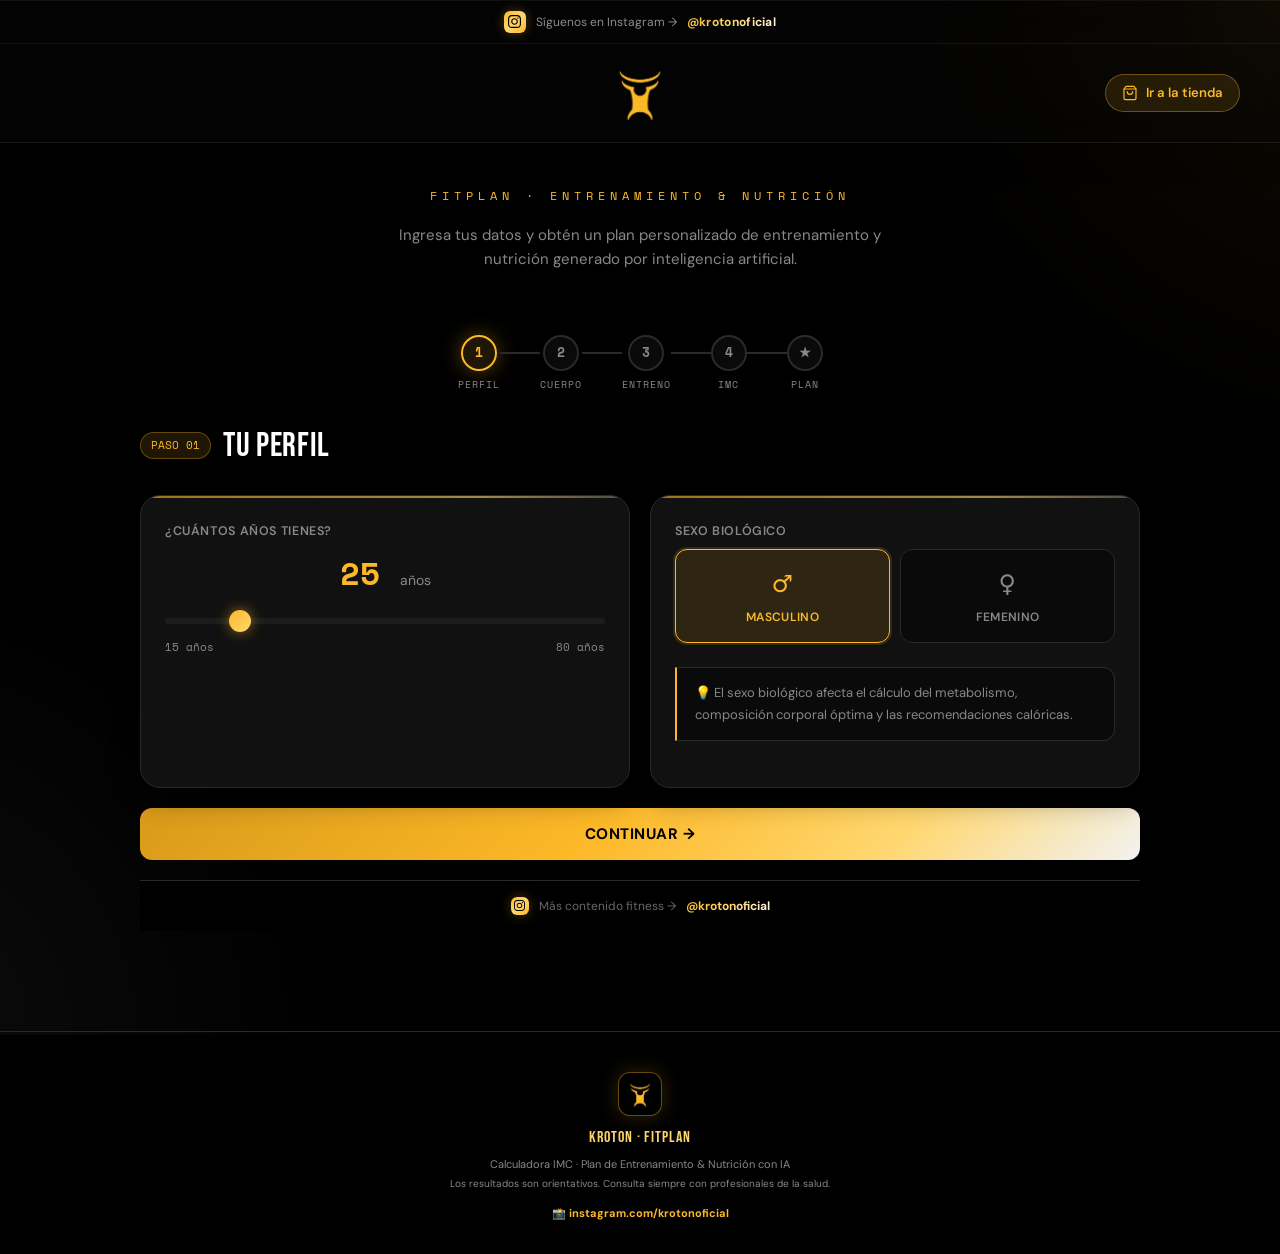
<file: index.html>
<!DOCTYPE html>
<html lang="es">
<head>
<meta charset="UTF-8">
<meta name="viewport" content="width=device-width, initial-scale=1.0">
<meta name="description" content="KROTON FITPLAN — calculadora de IMC y generador de plan de entrenamiento y nutrición personalizado con IA.">
<title>KROTON FITPLAN — Tu Plan Personalizado</title>
<link rel="icon" href="img/favicon.png" type="image/png">
<link rel="preconnect" href="https://fonts.googleapis.com">
<link rel="preconnect" href="https://fonts.gstatic.com" crossorigin>
<link href="https://fonts.googleapis.com/css2?family=Bebas+Neue&family=DM+Sans:wght@400;500;600;700&family=Space+Mono:wght@400;700&display=swap" rel="stylesheet">
<link rel="stylesheet" href="css/style.css">

</head>
<body>

<!-- ===== HEADER — se oculta al bajar, aparece al subir ===== -->
<header class="site-header" id="siteHeader">
  <!-- ===== INSTAGRAM TOP BAR ===== -->
  <div class="ig-topbar">
    <div class="ig-icon-wrap">
      <svg viewBox="0 0 24 24"><path d="M12 2.163c3.204 0 3.584.012 4.85.07 3.252.148 4.771 1.691 4.919 4.919.058 1.265.069 1.645.069 4.849 0 3.205-.012 3.584-.069 4.849-.149 3.225-1.664 4.771-4.919 4.919-1.266.058-1.644.07-4.85.07-3.204 0-3.584-.012-4.849-.07-3.26-.149-4.771-1.699-4.919-4.92-.058-1.265-.07-1.644-.07-4.849 0-3.204.013-3.583.07-4.849.149-3.227 1.664-4.771 4.919-4.919 1.266-.057 1.645-.069 4.849-.069zm0-2.163c-3.259 0-3.667.014-4.947.072-4.358.2-6.78 2.618-6.98 6.98-.059 1.281-.073 1.689-.073 4.948 0 3.259.014 3.668.072 4.948.2 4.358 2.618 6.78 6.98 6.98 1.281.058 1.689.072 4.948.072 3.259 0 3.668-.014 4.948-.072 4.354-.2 6.782-2.618 6.979-6.98.059-1.28.073-1.689.073-4.948 0-3.259-.014-3.667-.072-4.947-.196-4.354-2.617-6.78-6.979-6.98-1.281-.059-1.69-.073-4.949-.073zm0 5.838c-3.403 0-6.162 2.759-6.162 6.162s2.759 6.163 6.162 6.163 6.162-2.759 6.162-6.163c0-3.403-2.759-6.162-6.162-6.162zm0 10.162c-2.209 0-4-1.79-4-4 0-2.209 1.791-4 4-4s4 1.791 4 4c0 2.21-1.791 4-4 4zm6.406-11.845c-.796 0-1.441.645-1.441 1.44s.645 1.44 1.441 1.44c.795 0 1.439-.645 1.439-1.44s-.644-1.44-1.439-1.44z"/></svg>
    </div>
    <span class="ig-topbar-text">Síguenos en Instagram →</span>
    <a href="https://www.instagram.com/krotonoficial/" target="_blank" rel="noopener" class="ig-topbar-handle">@krotonoficial</a>
  </div>

  <!-- ===== TOPBAR — logo centrado + acceso a la tienda ===== -->
  <div class="topbar">
    <span class="topbar__spacer" aria-hidden="true"></span>
    <img class="brand__mark" src="img/Logo de Kroton png - Naranja.png" alt="Kroton">
    <a class="topbar__shop" href="https://krotonoficial.com/" target="_blank" rel="noopener">
      <svg viewBox="0 0 24 24" fill="none" stroke="currentColor" stroke-width="1.75" stroke-linecap="round" stroke-linejoin="round"><path d="M6 2 3 6v14a2 2 0 0 0 2 2h14a2 2 0 0 0 2-2V6l-3-4Z"/><path d="M3 6h18"/><path d="M16 10a4 4 0 0 1-8 0"/></svg>
      <span>Ir a la tienda</span>
    </a>
  </div>
</header>

<!-- ===== HERO ===== -->
<div class="hero">
  <div class="tagline">FITPLAN · Entrenamiento & Nutrición</div>
  <p>Ingresa tus datos y obtén un plan personalizado de entrenamiento y nutrición generado por inteligencia artificial.</p>
</div>

<!-- ===== PROGRESS ===== -->
<div class="progress-bar" id="progressBar">
  <div class="step-item">
    <div class="step-circle active" id="sc1">1</div>
    <div class="step-label">Perfil</div>
  </div>
  <div class="step-line" id="sl1"></div>
  <div class="step-item">
    <div class="step-circle" id="sc2">2</div>
    <div class="step-label">Cuerpo</div>
  </div>
  <div class="step-line" id="sl2"></div>
  <div class="step-item">
    <div class="step-circle" id="sc3">3</div>
    <div class="step-label">Entreno</div>
  </div>
  <div class="step-line" id="sl3"></div>
  <div class="step-item">
    <div class="step-circle" id="sc4">4</div>
    <div class="step-label">IMC</div>
  </div>
  <div class="step-line" id="sl4"></div>
  <div class="step-item">
    <div class="step-circle" id="sc5">★</div>
    <div class="step-label">Plan</div>
  </div>
</div>

<div class="container">

  <!-- ===== SECCIÓN 1: PERFIL ===== -->
  <div class="section active" id="sec1">
    <div class="section-header">
      <span class="section-num">PASO 01</span>
      <span class="section-title">Tu Perfil</span>
    </div>
    <div class="cards-grid cards-grid--2">
      <div class="card">
        <div class="form-group">
          <label>¿Cuántos años tienes?</label>
          <div class="slider-value" id="ageDisplay">25 <span class="slider-unit">años</span></div>
          <input type="range" id="ageSlider" min="15" max="80" value="25" oninput="updateSlider('age')">
          <div class="slider-labels"><span>15 años</span><span>80 años</span></div>
        </div>
      </div>
      <div class="card">
        <div class="form-group">
          <label>Sexo Biológico</label>
          <div class="radio-grid">
            <label class="radio-card">
              <input type="radio" name="sexo" value="masculino" checked>
              <div class="radio-label"><span class="icon">♂</span>Masculino</div>
            </label>
            <label class="radio-card">
              <input type="radio" name="sexo" value="femenino">
              <div class="radio-label"><span class="icon">♀</span>Femenino</div>
            </label>
          </div>
          <div class="alert alert-info">
            💡 El sexo biológico afecta el cálculo del metabolismo, composición corporal óptima y las recomendaciones calóricas.
          </div>
        </div>
      </div>
    </div>
    <button class="btn btn-primary" onclick="goTo(2)">CONTINUAR →</button>
    <div class="ig-footer">
      <div class="ig-icon-wrap" style="width:18px;height:18px;">
        <svg viewBox="0 0 24 24" style="width:11px;height:11px;fill:#000;"><path d="M12 2.163c3.204 0 3.584.012 4.85.07 3.252.148 4.771 1.691 4.919 4.919.058 1.265.069 1.645.069 4.849 0 3.205-.012 3.584-.069 4.849-.149 3.225-1.664 4.771-4.919 4.919-1.266.058-1.644.07-4.85.07-3.204 0-3.584-.012-4.849-.07-3.26-.149-4.771-1.699-4.919-4.92-.058-1.265-.07-1.644-.07-4.849 0-3.204.013-3.583.07-4.849.149-3.227 1.664-4.771 4.919-4.919 1.266-.057 1.645-.069 4.849-.069zm0-2.163c-3.259 0-3.667.014-4.947.072-4.358.2-6.78 2.618-6.98 6.98-.059 1.281-.073 1.689-.073 4.948 0 3.259.014 3.668.072 4.948.2 4.358 2.618 6.78 6.98 6.98 1.281.058 1.689.072 4.948.072 3.259 0 3.668-.014 4.948-.072 4.354-.2 6.782-2.618 6.979-6.98.059-1.28.073-1.689.073-4.948 0-3.259-.014-3.667-.072-4.947-.196-4.354-2.617-6.78-6.979-6.98-1.281-.059-1.69-.073-4.949-.073zm0 5.838c-3.403 0-6.162 2.759-6.162 6.162s2.759 6.163 6.162 6.163 6.162-2.759 6.162-6.163c0-3.403-2.759-6.162-6.162-6.162zm0 10.162c-2.209 0-4-1.79-4-4 0-2.209 1.791-4 4-4s4 1.791 4 4c0 2.21-1.791 4-4 4zm6.406-11.845c-.796 0-1.441.645-1.441 1.44s.645 1.44 1.441 1.44c.795 0 1.439-.645 1.439-1.44s-.644-1.44-1.439-1.44z"/></svg>
      </div>
      <span class="ig-footer-text">Más contenido fitness →</span>
      <a href="https://www.instagram.com/krotonoficial/" target="_blank" rel="noopener" class="ig-footer-handle">@krotonoficial</a>
    </div>
  </div>

  <!-- ===== SECCIÓN 2: CUERPO ===== -->
  <div class="section" id="sec2">
    <div class="section-header">
      <span class="section-num">PASO 02</span>
      <span class="section-title">Tu Cuerpo</span>
    </div>
    <div class="cards-grid cards-grid--2">
      <div class="card">
        <div class="card-title">Estatura</div>
        <div class="card-sub">¿Cuánto mides?</div>
        <div class="unit-toggle" style="margin-bottom:20px;">
          <button class="unit-btn active" id="cmBtn" onclick="setHeightUnit('cm')">Centímetros</button>
          <button class="unit-btn" id="ftBtn" onclick="setHeightUnit('ft')">Pies / Pulgadas</button>
        </div>
        <div id="heightCm">
          <div class="slider-value" id="heightDisplay">170 <span class="slider-unit">cm</span></div>
          <input type="range" id="heightSlider" min="130" max="220" value="170" oninput="updateSlider('height')">
          <div class="slider-labels"><span>1.30 m</span><span>2.20 m</span></div>
        </div>
        <div id="heightFt" style="display:none;">
          <div class="inline-fields">
            <div class="form-group">
              <label>Pies</label>
              <input type="number" id="feetInput" min="4" max="7" value="5" oninput="convertFtToCm()">
            </div>
            <div class="form-group">
              <label>Pulgadas</label>
              <input type="number" id="inchesInput" min="0" max="11" value="7" oninput="convertFtToCm()">
            </div>
          </div>
          <div class="ft-conversion" id="ftConversion">≈ 170 cm</div>
        </div>
      </div>
      <div class="card">
        <div class="card-title">Peso</div>
        <div class="card-sub">¿Cuánto pesas?</div>
        <div class="unit-toggle" style="margin-bottom:20px;">
          <button class="unit-btn active" id="kgBtn" onclick="setWeightUnit('kg')">Kilogramos</button>
          <button class="unit-btn" id="lbBtn" onclick="setWeightUnit('lb')">Libras</button>
        </div>
        <div class="slider-value" id="weightDisplay">70 <span class="slider-unit" id="weightUnitLabel">kg</span></div>
        <input type="range" id="weightSlider" min="30" max="200" value="70" oninput="updateSlider('weight')">
        <div class="slider-labels" id="weightLabels"><span>30 kg</span><span>200 kg</span></div>
      </div>
    </div>
    <div class="card">
      <div class="card-title">Somatotipo</div>
      <div class="card-sub">¿Cómo describirías tu tipo de cuerpo naturalmente?</div>
      <div class="radio-grid" style="grid-template-columns:repeat(3,1fr);">
        <label class="radio-card">
          <input type="radio" name="somato" value="ectomorfo" checked>
          <div class="radio-label"><span class="icon">🏃</span>Ectomorfo<span class="radio-hint">Delgado, difícil ganar peso</span></div>
        </label>
        <label class="radio-card">
          <input type="radio" name="somato" value="mesomorfo">
          <div class="radio-label"><span class="icon">💪</span>Mesomorfo<span class="radio-hint">Atlético, músculos definidos</span></div>
        </label>
        <label class="radio-card">
          <input type="radio" name="somato" value="endomorfo">
          <div class="radio-label"><span class="icon">🏋️</span>Endomorfo<span class="radio-hint">Tendencia a ganar grasa</span></div>
        </label>
      </div>
      <div class="alert alert-info">
        💡 <strong>¿No sabes cuál eres?</strong><br>
        • <strong>Ectomorfo:</strong> Delgado naturalmente, huesos pequeños, metabolismo rápido.<br>
        • <strong>Mesomorfo:</strong> Atlético, gana músculo fácilmente.<br>
        • <strong>Endomorfo:</strong> Tendencia a acumular grasa en abdomen y cadera.
      </div>
    </div>
    <button class="btn btn-primary" onclick="goTo(3)">CONTINUAR →</button>
    <button class="btn btn-secondary" onclick="goTo(1)">← Volver</button>
    <div class="ig-footer">
      <div class="ig-icon-wrap" style="width:18px;height:18px;"><svg viewBox="0 0 24 24" style="width:11px;height:11px;fill:#000;"><path d="M12 2.163c3.204 0 3.584.012 4.85.07 3.252.148 4.771 1.691 4.919 4.919.058 1.265.069 1.645.069 4.849 0 3.205-.012 3.584-.069 4.849-.149 3.225-1.664 4.771-4.919 4.919-1.266.058-1.644.07-4.85.07-3.204 0-3.584-.012-4.849-.07-3.26-.149-4.771-1.699-4.919-4.92-.058-1.265-.07-1.644-.07-4.849 0-3.204.013-3.583.07-4.849.149-3.227 1.664-4.771 4.919-4.919 1.266-.057 1.645-.069 4.849-.069zm0-2.163c-3.259 0-3.667.014-4.947.072-4.358.2-6.78 2.618-6.98 6.98-.059 1.281-.073 1.689-.073 4.948 0 3.259.014 3.668.072 4.948.2 4.358 2.618 6.78 6.98 6.98 1.281.058 1.689.072 4.948.072 3.259 0 3.668-.014 4.948-.072 4.354-.2 6.782-2.618 6.979-6.98.059-1.28.073-1.689.073-4.948 0-3.259-.014-3.667-.072-4.947-.196-4.354-2.617-6.78-6.979-6.98-1.281-.059-1.69-.073-4.949-.073zm0 5.838c-3.403 0-6.162 2.759-6.162 6.162s2.759 6.163 6.162 6.163 6.162-2.759 6.162-6.163c0-3.403-2.759-6.162-6.162-6.162zm0 10.162c-2.209 0-4-1.79-4-4 0-2.209 1.791-4 4-4s4 1.791 4 4c0 2.21-1.791 4-4 4zm6.406-11.845c-.796 0-1.441.645-1.441 1.44s.645 1.44 1.441 1.44c.795 0 1.439-.645 1.439-1.44s-.644-1.44-1.439-1.44z"/></svg></div>
      <span class="ig-footer-text">Más contenido fitness →</span>
      <a href="https://www.instagram.com/krotonoficial/" target="_blank" rel="noopener" class="ig-footer-handle">@krotonoficial</a>
    </div>
  </div>

  <!-- ===== SECCIÓN 3: ENTRENAMIENTO ===== -->
  <div class="section" id="sec3">
    <div class="section-header">
      <span class="section-num">PASO 03</span>
      <span class="section-title">Tu Entrenamiento</span>
    </div>
    <div class="cards-grid cards-grid--2">
      <div class="card">
        <div class="card-title">Días de Entrenamiento</div>
        <div class="card-sub">¿Cuántos días a la semana entrenas actualmente?</div>
        <div class="slider-value" id="daysDisplay">3 <span class="slider-unit">días/semana</span></div>
        <input type="range" id="daysSlider" min="0" max="6" value="3" step="1" oninput="updateSlider('days')">
        <div class="slider-labels"><span>0 (Sedentario)</span><span>6 días</span></div>
        <div id="daysDescBox" class="alert alert-info" style="margin-top:16px;"></div>
      </div>
      <div class="card">
        <div class="card-title">Objetivo Principal</div>
        <div class="card-sub">¿Qué quieres lograr?</div>
        <div class="radio-grid" style="grid-template-columns:repeat(2,1fr);">
          <label class="radio-card"><input type="radio" name="objetivo" value="perder_grasa" checked><div class="radio-label"><span class="icon">🔥</span>Perder Grasa</div></label>
          <label class="radio-card"><input type="radio" name="objetivo" value="ganar_musculo"><div class="radio-label"><span class="icon">💪</span>Ganar Músculo</div></label>
          <label class="radio-card"><input type="radio" name="objetivo" value="definicion"><div class="radio-label"><span class="icon">⚡</span>Definición</div></label>
          <label class="radio-card"><input type="radio" name="objetivo" value="salud_general"><div class="radio-label"><span class="icon">❤️</span>Salud General</div></label>
          <label class="radio-card"><input type="radio" name="objetivo" value="resistencia"><div class="radio-label"><span class="icon">🏃</span>Resistencia</div></label>
          <label class="radio-card"><input type="radio" name="objetivo" value="fuerza"><div class="radio-label"><span class="icon">🏋️</span>Fuerza Máx.</div></label>
        </div>
      </div>
      <div class="card">
        <div class="card-title">Nivel de Experiencia</div>
        <div class="radio-grid">
          <label class="radio-card"><input type="radio" name="nivel" value="principiante" checked><div class="radio-label"><span class="icon">🌱</span>Principiante<span class="radio-hint">0–6 meses</span></div></label>
          <label class="radio-card"><input type="radio" name="nivel" value="intermedio"><div class="radio-label"><span class="icon">⚙️</span>Intermedio<span class="radio-hint">6m – 2 años</span></div></label>
          <label class="radio-card"><input type="radio" name="nivel" value="avanzado"><div class="radio-label"><span class="icon">🏆</span>Avanzado<span class="radio-hint">2+ años</span></div></label>
        </div>
      </div>
      <div class="card">
        <div class="card-title">Equipamiento Disponible</div>
        <div class="radio-grid" style="grid-template-columns:repeat(3,1fr);">
          <label class="radio-card"><input type="radio" name="equipo" value="gym_completo" checked><div class="radio-label"><span class="icon">🏋️</span>Gym Completo</div></label>
          <label class="radio-card"><input type="radio" name="equipo" value="mancuernas"><div class="radio-label"><span class="icon">🔵</span>Mancuernas</div></label>
          <label class="radio-card"><input type="radio" name="equipo" value="cuerpo"><div class="radio-label"><span class="icon">🤸</span>Sin Equipo</div></label>
        </div>
      </div>
    </div>
    <button class="btn btn-primary" onclick="calcularIMC()">CALCULAR IMC →</button>
    <button class="btn btn-secondary" onclick="goTo(2)">← Volver</button>
    <div class="ig-footer">
      <div class="ig-icon-wrap" style="width:18px;height:18px;"><svg viewBox="0 0 24 24" style="width:11px;height:11px;fill:#000;"><path d="M12 2.163c3.204 0 3.584.012 4.85.07 3.252.148 4.771 1.691 4.919 4.919.058 1.265.069 1.645.069 4.849 0 3.205-.012 3.584-.069 4.849-.149 3.225-1.664 4.771-4.919 4.919-1.266.058-1.644.07-4.85.07-3.204 0-3.584-.012-4.849-.07-3.26-.149-4.771-1.699-4.919-4.92-.058-1.265-.07-1.644-.07-4.849 0-3.204.013-3.583.07-4.849.149-3.227 1.664-4.771 4.919-4.919 1.266-.057 1.645-.069 4.849-.069zm0-2.163c-3.259 0-3.667.014-4.947.072-4.358.2-6.78 2.618-6.98 6.98-.059 1.281-.073 1.689-.073 4.948 0 3.259.014 3.668.072 4.948.2 4.358 2.618 6.78 6.98 6.98 1.281.058 1.689.072 4.948.072 3.259 0 3.668-.014 4.948-.072 4.354-.2 6.782-2.618 6.979-6.98.059-1.28.073-1.689.073-4.948 0-3.259-.014-3.667-.072-4.947-.196-4.354-2.617-6.78-6.979-6.98-1.281-.059-1.69-.073-4.949-.073zm0 5.838c-3.403 0-6.162 2.759-6.162 6.162s2.759 6.163 6.162 6.163 6.162-2.759 6.162-6.163c0-3.403-2.759-6.162-6.162-6.162zm0 10.162c-2.209 0-4-1.79-4-4 0-2.209 1.791-4 4-4s4 1.791 4 4c0 2.21-1.791 4-4 4zm6.406-11.845c-.796 0-1.441.645-1.441 1.44s.645 1.44 1.441 1.44c.795 0 1.439-.645 1.439-1.44s-.644-1.44-1.439-1.44z"/></svg></div>
      <span class="ig-footer-text">Más contenido fitness →</span>
      <a href="https://www.instagram.com/krotonoficial/" target="_blank" rel="noopener" class="ig-footer-handle">@krotonoficial</a>
    </div>
  </div>

  <!-- ===== SECCIÓN 4: IMC ===== -->
  <div class="section" id="sec4">
    <div class="section-header">
      <span class="section-num">PASO 04</span>
      <span class="section-title">Tu IMC</span>
    </div>
    <div class="card">
      <div class="imc-display">
        <div class="imc-number" id="imcValue">—</div>
        <div class="imc-label" id="imcLabel">—</div>
        <div class="imc-desc" id="imcDesc"></div>
      </div>
      <div class="imc-bar-wrap">
        <div class="imc-bar"><div class="imc-pointer" id="imcPointer" style="left:0%"></div></div>
        <div class="imc-bar-labels">
          <span>Bajo Peso<br>&lt;18.5</span>
          <span>Normal<br>18.5–24.9</span>
          <span>Sobrepeso<br>25–29.9</span>
          <span>Obesidad I<br>30–34.9</span>
          <span>Obesidad II<br>≥35</span>
        </div>
      </div>
    </div>
    <div class="cards-grid cards-grid--2">
      <div class="card">
        <div class="card-title">Tu Resumen Físico</div>
        <div class="stats-grid" id="statsGrid"></div>
        <div class="divider"></div>
        <div class="card-sub">Perfil detectado</div>
        <div class="profile-chips" id="profileChips"></div>
        <div class="alert" id="metabolicAlert"></div>
      </div>
      <div class="card">
        <div class="card-title">¿Qué significa tu IMC?</div>
        <div id="imcExplanation" class="imc-explanation"></div>
      </div>
    </div>
    <button class="btn btn-primary" onclick="generarPrompt()">GENERAR MI PLAN ✦</button>
    <button class="btn btn-secondary" onclick="goTo(3)">← Volver</button>
    <div class="ig-footer">
      <div class="ig-icon-wrap" style="width:18px;height:18px;"><svg viewBox="0 0 24 24" style="width:11px;height:11px;fill:#000;"><path d="M12 2.163c3.204 0 3.584.012 4.85.07 3.252.148 4.771 1.691 4.919 4.919.058 1.265.069 1.645.069 4.849 0 3.205-.012 3.584-.069 4.849-.149 3.225-1.664 4.771-4.919 4.919-1.266.058-1.644.07-4.85.07-3.204 0-3.584-.012-4.849-.07-3.26-.149-4.771-1.699-4.919-4.92-.058-1.265-.07-1.644-.07-4.849 0-3.204.013-3.583.07-4.849.149-3.227 1.664-4.771 4.919-4.919 1.266-.057 1.645-.069 4.849-.069zm0-2.163c-3.259 0-3.667.014-4.947.072-4.358.2-6.78 2.618-6.98 6.98-.059 1.281-.073 1.689-.073 4.948 0 3.259.014 3.668.072 4.948.2 4.358 2.618 6.78 6.98 6.98 1.281.058 1.689.072 4.948.072 3.259 0 3.668-.014 4.948-.072 4.354-.2 6.782-2.618 6.979-6.98.059-1.28.073-1.689.073-4.948 0-3.259-.014-3.667-.072-4.947-.196-4.354-2.617-6.78-6.979-6.98-1.281-.059-1.69-.073-4.949-.073zm0 5.838c-3.403 0-6.162 2.759-6.162 6.162s2.759 6.163 6.162 6.163 6.162-2.759 6.162-6.163c0-3.403-2.759-6.162-6.162-6.162zm0 10.162c-2.209 0-4-1.79-4-4 0-2.209 1.791-4 4-4s4 1.791 4 4c0 2.21-1.791 4-4 4zm6.406-11.845c-.796 0-1.441.645-1.441 1.44s.645 1.44 1.441 1.44c.795 0 1.439-.645 1.439-1.44s-.644-1.44-1.439-1.44z"/></svg></div>
      <span class="ig-footer-text">Más contenido fitness →</span>
      <a href="https://www.instagram.com/krotonoficial/" target="_blank" rel="noopener" class="ig-footer-handle">@krotonoficial</a>
    </div>
  </div>

  <!-- ===== SECCIÓN 5: PROMPT ===== -->
  <div class="section" id="sec5">
    <div class="section-header">
      <span class="section-num">PASO 05</span>
      <span class="section-title">Tu Plan</span>
    </div>
    <div class="card">
      <div class="card-title">¡Listo! 🎉</div>
      <div class="card-sub">Copia este prompt y pégalo en <strong class="text-brand">ChatGPT, Claude o Gemini</strong>. La IA te responderá con tu plan completo de entrenamiento y nutrición directamente en el chat.</div>
      <div class="divider"></div>
      <div class="prompt-box" id="promptBox"></div>
      <div class="copy-toast" id="copyToast">✅ ¡Prompt copiado! Ahora pégalo en tu IA favorita.</div>
    </div>
    <button class="btn btn-copy" onclick="copyPrompt()">📋 COPIAR PROMPT COMPLETO</button>
    <div class="card" style="margin-top:20px;">
      <div class="card-title" style="font-size:20px;">📌 Cómo usar tu plan</div>
      <ol class="steps-list">
        <li>Presiona <strong>COPIAR PROMPT</strong> arriba.</li>
        <li>Abre <strong class="text-brand">ChatGPT, Claude o Gemini</strong> en tu celular o navegador.</li>
        <li>Pega el prompt con <strong>Ctrl+V</strong> (o mantén presionado → Pegar) y envíalo.</li>
        <li>La IA te devolverá tu plan completo en el mismo chat: rutina semanal, nutrición, suplementación y consejos.</li>
        <li>Lee, aplica y transforma tu cuerpo. 💪</li>
      </ol>
      <div class="alert alert-warn">
        ⚠️ Este plan es orientativo. Consulta con un médico, nutricionista o entrenador certificado antes de iniciar cualquier programa.
      </div>
    </div>
    <button class="btn btn-secondary" onclick="goTo(1); resetAll()">🔄 Calcular de nuevo</button>
    <div class="ig-footer">
      <div class="ig-icon-wrap" style="width:18px;height:18px;"><svg viewBox="0 0 24 24" style="width:11px;height:11px;fill:#000;"><path d="M12 2.163c3.204 0 3.584.012 4.85.07 3.252.148 4.771 1.691 4.919 4.919.058 1.265.069 1.645.069 4.849 0 3.205-.012 3.584-.069 4.849-.149 3.225-1.664 4.771-4.919 4.919-1.266.058-1.644.07-4.85.07-3.204 0-3.584-.012-4.849-.07-3.26-.149-4.771-1.699-4.919-4.92-.058-1.265-.07-1.644-.07-4.849 0-3.204.013-3.583.07-4.849.149-3.227 1.664-4.771 4.919-4.919 1.266-.057 1.645-.069 4.849-.069zm0-2.163c-3.259 0-3.667.014-4.947.072-4.358.2-6.78 2.618-6.98 6.98-.059 1.281-.073 1.689-.073 4.948 0 3.259.014 3.668.072 4.948.2 4.358 2.618 6.78 6.98 6.98 1.281.058 1.689.072 4.948.072 3.259 0 3.668-.014 4.948-.072 4.354-.2 6.782-2.618 6.979-6.98.059-1.28.073-1.689.073-4.948 0-3.259-.014-3.667-.072-4.947-.196-4.354-2.617-6.78-6.979-6.98-1.281-.059-1.69-.073-4.949-.073zm0 5.838c-3.403 0-6.162 2.759-6.162 6.162s2.759 6.163 6.162 6.163 6.162-2.759 6.162-6.163c0-3.403-2.759-6.162-6.162-6.162zm0 10.162c-2.209 0-4-1.79-4-4 0-2.209 1.791-4 4-4s4 1.791 4 4c0 2.21-1.791 4-4 4zm6.406-11.845c-.796 0-1.441.645-1.441 1.44s.645 1.44 1.441 1.44c.795 0 1.439-.645 1.439-1.44s-.644-1.44-1.439-1.44z"/></svg></div>
      <span class="ig-footer-text">Síguenos →</span>
      <a href="https://www.instagram.com/krotonoficial/" target="_blank" rel="noopener" class="ig-footer-handle">@krotonoficial</a>
    </div>
  </div>

</div>

<footer class="site-footer">
  <div class="footer-logo"><img src="img/Logo de Kroton png - Naranja.png" alt="Kroton"></div>
  <strong class="footer-brand">KROTON · FITPLAN</strong>
  <span class="footer-sub">Calculadora IMC · Plan de Entrenamiento &amp; Nutrición con IA</span>
  <span class="footer-note">Los resultados son orientativos. Consulta siempre con profesionales de la salud.</span>
  <a href="https://www.instagram.com/krotonoficial/" target="_blank" rel="noopener" class="footer-ig">📸 instagram.com/krotonoficial</a>
</footer>

<script src="scrips/scrips.js"></script>
</body>
</html>
</file>
<file: css/style.css>
/* ═══════════════════════════════════════════════════════
   DESIGN TOKENS — mismos nombres/valores que
   habitos.krotonoficial.com y el manual de marca Kroton
═══════════════════════════════════════════════════════ */
:root {
  --bg: #000000;
  --surface: #0a0a0a;
  --surface-2: #111111;
  --text: #ffffff;
  --text-muted: #888888;
  --border: #2a2a2a;

  --brand: #fcb827;
  --brand-ink: #d99a1a;
  --brand-soft: rgba(252, 184, 39, .12);
  --brand-soft-2: #ffd770;

  --grad: linear-gradient(135deg, #fcb827 0%, #ffd770 55%, #ffffff 100%);
  --grad-btn: linear-gradient(135deg, #d99a1a 0%, #fcb827 45%, #ffd770 75%, rgba(255,255,255,.95) 100%);
  --grad-line: linear-gradient(90deg, #fcb827, #ffd770 70%, rgba(255,255,255,.4));

  --danger: #ff5555;
  --danger-soft: rgba(255, 85, 85, .14);
  --success: #3ddc84;
  --track: #1c1c1c;

  --radius: 20px;
  --radius-sm: 12px;
  --shadow: 0 1px 2px rgba(0,0,0,.5), 0 10px 28px rgba(0,0,0,.45);

  --font-body: 'DM Sans', system-ui, -apple-system, sans-serif;
  --font-display: 'Bebas Neue', var(--font-body);
  --font-mono: 'Space Mono', ui-monospace, 'SFMono-Regular', monospace;
}

* { box-sizing: border-box; margin: 0; padding: 0; }

html, body { margin: 0; padding: 0; }

body {
  font-family: var(--font-body);
  background: var(--bg);
  color: var(--text);
  -webkit-font-smoothing: antialiased;
  line-height: 1.5;
  min-height: 100vh;
  position: relative;
  overflow-x: hidden;
  padding-top: 143px;
}

button { cursor: pointer; font-family: inherit; }

:focus-visible { outline: 2px solid var(--brand); outline-offset: 2px; border-radius: 6px; }

/* ── FONDO con difuminados amarillo/blanco — idéntico a habitos ── */
body::before {
  content: '';
  position: fixed;
  top: -10%; right: -10%;
  width: 600px; height: 600px;
  background: radial-gradient(circle at 100% 0%, rgba(252,184,39,.14) 0%, rgba(252,184,39,.04) 30%, transparent 65%);
  pointer-events: none; z-index: 0;
}
body::after {
  content: '';
  position: fixed;
  bottom: -15%; left: -10%;
  width: 550px; height: 550px;
  background: radial-gradient(circle at 0% 100%, rgba(255,255,255,.05) 0%, transparent 60%);
  pointer-events: none; z-index: 0;
}

/* ===== HEADER — panel de vidrio esmerilado único, se oculta al bajar y aparece al subir ===== */
.site-header {
  position: fixed;
  top: 0; left: 0; right: 0;
  z-index: 100;
  will-change: transform;
  transition: transform .5s cubic-bezier(.16,1,.3,1);
  background: rgba(10, 9, 8, .38);
  backdrop-filter: blur(22px) saturate(160%);
  -webkit-backdrop-filter: blur(22px) saturate(160%);
  border-bottom: 1px solid rgba(255,255,255,.08);
  box-shadow: 0 1px 0 rgba(255,255,255,.05) inset, 0 10px 30px rgba(0,0,0,.25);
}
.site-header.is-hidden { transform: translateY(-100%); }

/* ===== INSTAGRAM BAR — igual a .ig-topbar de habitos ===== */
.ig-topbar {
  display: flex;
  align-items: center;
  justify-content: center;
  gap: 10px;
  height: 44px;
  padding: 0 20px;
  border-bottom: 1px solid rgba(255,255,255,.06);
}
.ig-icon-wrap {
  width: 22px; height: 22px;
  background: linear-gradient(135deg, #FCB827 0%, #ffd770 50%, #FCB827 100%);
  border-radius: 6px;
  display: flex; align-items: center; justify-content: center;
  flex-shrink: 0;
  box-shadow: 0 0 12px rgba(252,184,39,.3);
}
.ig-icon-wrap svg { width: 13px; height: 13px; fill: #000; }
.ig-topbar-text { font-size: 12px; color: rgba(255,255,255,.55); }
.ig-topbar-handle {
  font-size: 12px; font-weight: 700;
  background: var(--grad);
  -webkit-background-clip: text; -webkit-text-fill-color: transparent; background-clip: text;
  letter-spacing: .3px;
  text-decoration: none;
}
.ig-topbar-handle:hover { opacity: .85; }
@media (max-width: 480px) { .ig-topbar-text { display: none; } }

/* ===== TOPBAR — logo centrado + acceso a la tienda ===== */
.topbar {
  display: grid;
  grid-template-columns: 1fr auto 1fr;
  align-items: center;
  gap: 16px;
  padding: 14px clamp(16px, 4vw, 40px);
}
.topbar__spacer { grid-column: 1; }
.brand__mark {
  grid-column: 2; justify-self: center;
  object-fit: contain;
  height: 70px; width: 70px;
}
.topbar__shop {
  grid-column: 3; justify-self: end;
  display: inline-flex; align-items: center; gap: 8px;
  font-family: var(--font-body); font-weight: 600; font-size: .82rem;
  color: var(--brand);
  text-decoration: none; white-space: nowrap;
  border: 1px solid rgba(252,184,39,.35);
  background: var(--brand-soft);
  border-radius: 999px;
  padding: 8px 16px;
  transition: border-color .15s, color .15s, background .15s, transform .15s;
}
.topbar__shop svg { width: 16px; height: 16px; flex: none; }
.topbar__shop:hover { border-color: var(--brand); background: rgba(252,184,39,.2); transform: translateY(-1px); }

/* ===== HERO ===== */
.hero {
  text-align: center;
  padding: 44px 20px 36px;
  position: relative; z-index: 1;
}

.hero .tagline {
  font-family: var(--font-mono);
  font-size: 12px;
  letter-spacing: 5px;
  color: var(--brand);
  text-transform: uppercase;
  animation: fadeUp .8s ease;
}
.hero p {
  color: var(--text-muted); font-size: 15px;
  margin-top: 18px; max-width: 500px;
  margin-left: auto; margin-right: auto;
  line-height: 1.6;
  animation: fadeUp 1s ease;
}

/* ===== PROGRESS ===== */
.progress-bar {
  display: flex; justify-content: center; align-items: center;
  gap: 0; padding: 28px 20px; position: relative; z-index: 1;
}
.step-item { display: flex; flex-direction: column; align-items: center; gap: 6px; }
.step-circle {
  width: 36px; height: 36px; border-radius: 50%;
  border: 2px solid var(--border);
  display: flex; align-items: center; justify-content: center;
  font-family: var(--font-mono); font-size: 13px; font-weight: 700;
  color: var(--text-muted); transition: all .4s ease; background: var(--surface);
}
.step-circle.active {
  border-color: var(--brand); color: var(--brand);
  background: var(--brand-soft);
  box-shadow: 0 0 20px rgba(252,184,39,.35);
}
.step-circle.done {
  border-color: var(--brand);
  background: linear-gradient(135deg, #FCB827, #ffd770);
  color: #000;
}
.step-label {
  font-size: 10px; color: var(--text-muted); text-align: center;
  font-family: var(--font-mono); letter-spacing: 1px;
  text-transform: uppercase; max-width: 60px;
}
.step-line {
  width: 40px; height: 2px; background: var(--border);
  margin-bottom: 22px; transition: background .4s ease;
}
.step-line.done { background: linear-gradient(90deg, #FCB827, #ffd770); }

/* ===== CONTAINER — mismo lienzo de 1080px que .dashboard de habitos ===== */
.container {
  max-width: 1080px; margin: 0 auto;
  padding: 0 clamp(16px, 4vw, 40px) 100px; position: relative; z-index: 1;
}
.section { display: none; animation: sectionIn .5s ease; }
.section.active { display: block; }
@keyframes sectionIn {
  from { opacity: 0; transform: translateY(20px); }
  to { opacity: 1; transform: translateY(0); }
}

/* ===== CARDS GRID — aprovecha el ancho en desktop, igual al patrón .overview de habitos ===== */
.cards-grid { display: grid; grid-template-columns: 1fr; gap: 20px; margin-bottom: 20px; }
.cards-grid > .card { margin-bottom: 0; }
@media (min-width: 860px) {
  .cards-grid--2 { grid-template-columns: 1fr 1fr; }
}

/* ===== CARD — idéntico al .card de habitos (línea degradada superior + surface-2) ===== */
.card {
  background: var(--surface-2);
  border: 1px solid var(--border);
  border-radius: var(--radius);
  box-shadow: var(--shadow);
  padding: 26px 24px;
  margin-bottom: 20px;
  position: relative;
  overflow: hidden;
}
.card::before {
  content: '';
  position: absolute;
  top: 0; left: 0; right: 0; height: 2px;
  background: var(--grad-line);
  opacity: .6;
}
.card-title {
  font-family: var(--font-display);
  font-size: 1.5rem;
  font-weight: 400;
  letter-spacing: .02em;
  color: var(--text);
  margin-bottom: 6px;
}
.card-sub { font-size: 13px; color: var(--text-muted); margin-bottom: 22px; line-height: 1.6; }

/* ===== FORM ===== */
.form-group { margin-bottom: 20px; }
.inline-fields { display: flex; gap: 12px; }
.inline-fields .form-group { flex: 1; }
label {
  display: block; font-size: .78rem; font-weight: 600;
  color: var(--text-muted); text-transform: uppercase;
  letter-spacing: .05em; margin-bottom: 8px;
}
input[type="number"], input[type="text"], select {
  width: 100%; background: var(--surface);
  border: 1.5px solid var(--border); border-radius: var(--radius-sm);
  padding: 13px 16px; font-family: var(--font-body);
  font-size: .95rem; color: var(--text); outline: none; transition: border-color .15s, box-shadow .15s;
}
input:focus, select:focus {
  border-color: var(--brand);
  box-shadow: 0 0 0 3px rgba(252,184,39,.16);
}
input::placeholder { color: var(--text-muted); }
select option { background: var(--surface); }
.ft-conversion { text-align: center; color: var(--brand); font-family: var(--font-mono); font-size: 14px; margin-top: 8px; }

/* ===== UNIT TOGGLE — mismo patrón que .term-toggle/.term-btn de habitos ===== */
.unit-toggle {
  display: flex; background: var(--surface);
  border: 1.5px solid var(--border); border-radius: var(--radius-sm); overflow: hidden;
}
.unit-btn {
  flex: 1; padding: 10px; text-align: center; cursor: pointer;
  font-size: .85rem; font-weight: 600; color: var(--text-muted);
  transition: all .2s; border: none; background: transparent;
  font-family: var(--font-body);
}
.unit-btn.active { background: var(--grad-btn); color: #000; }

/* ===== RADIO CARDS ===== */
.radio-grid { display: grid; grid-template-columns: repeat(auto-fit, minmax(120px, 1fr)); gap: 10px; }
.radio-card { cursor: pointer; position: relative; }
.radio-card input { display: none; }
.radio-label {
  display: flex; flex-direction: column; align-items: center;
  gap: 6px; padding: 16px 10px; background: var(--surface);
  border: 1.5px solid var(--border); border-radius: var(--radius-sm);
  font-size: 12px; font-weight: 600; text-align: center;
  color: var(--text-muted); cursor: pointer; transition: all .2s;
  text-transform: uppercase; letter-spacing: .03em;
}
.radio-label .icon { font-size: 24px; }
.radio-hint { display: block; font-size: 9px; font-weight: 400; color: var(--text-muted); margin-top: 2px; text-transform: none; letter-spacing: 0; }
.radio-card input:checked + .radio-label {
  border-color: var(--brand);
  background: var(--brand-soft);
  color: var(--brand);
  box-shadow: 0 0 0 2px rgba(252,184,39,.15);
}
.radio-card input:checked + .radio-label .radio-hint { color: var(--brand-ink); }

/* ===== SLIDER ===== */
input[type="range"] {
  -webkit-appearance: none; width: 100%; height: 6px;
  border-radius: 3px; background: var(--track); outline: none; padding: 0;
}
input[type="range"]::-webkit-slider-thumb {
  -webkit-appearance: none; width: 22px; height: 22px;
  border-radius: 50%;
  background: linear-gradient(135deg, #FCB827, #ffd770);
  cursor: pointer;
  box-shadow: 0 0 14px rgba(252,184,39,.55);
}
input[type="range"]::-moz-range-thumb {
  width: 22px; height: 22px; border: none;
  border-radius: 50%;
  background: linear-gradient(135deg, #FCB827, #ffd770);
  cursor: pointer;
  box-shadow: 0 0 14px rgba(252,184,39,.55);
}
.slider-value {
  text-align: center; font-family: var(--font-mono);
  font-size: 2rem; font-weight: 700; margin-bottom: 10px;
  color: var(--brand);
}
.slider-unit { font-size: 14px; color: var(--text-muted); font-family: var(--font-body); font-weight: 400; }
.slider-labels {
  display: flex; justify-content: space-between;
  font-size: 11px; color: var(--text-muted); margin-top: 8px;
  font-family: var(--font-mono);
}

/* ===== BUTTONS — DM Sans Bold uppercase, igual al spec del manual y al .btn de habitos ===== */
.btn {
  display: block; width: 100%;
  font-family: var(--font-body);
  font-weight: 700;
  font-size: .95rem;
  letter-spacing: .03em;
  text-transform: uppercase;
  padding: 16px; border: none;
  border-radius: var(--radius-sm);
  cursor: pointer;
  transition: transform .15s, box-shadow .15s, border-color .15s, color .15s, background .15s;
}
.btn:active { transform: translateY(1px); }
.btn[disabled] { opacity: .6; cursor: not-allowed; }
.btn-primary { background: var(--grad-btn); color: #000; }
.btn-primary:hover { transform: translateY(-1px); box-shadow: 0 8px 24px rgba(252,184,39,.35); }
.btn-secondary {
  background: transparent; border: 1.5px solid var(--border);
  color: var(--text-muted); font-size: .85rem; margin-top: 10px;
}
.btn-secondary:hover { border-color: var(--brand); color: var(--brand); background: var(--brand-soft); }
.btn-copy { background: var(--grad-btn); color: #000; font-size: 1rem; padding: 18px; }
.btn-copy:hover { transform: translateY(-1px); box-shadow: 0 8px 24px rgba(252,184,39,.35); }

/* ===== IMC ===== */
.imc-display { text-align: center; padding: 30px 0; }
.imc-number {
  font-family: var(--font-display); font-size: 96px; line-height: 1; letter-spacing: .02em;
  color: var(--brand); font-weight: 400;
}
.imc-desc { font-size: 12px; color: var(--text-muted); margin-top: 8px; }
.imc-label {
  font-size: 16px; font-weight: 600; margin-top: 6px;
  padding: 8px 20px; border-radius: 999px; display: inline-block;
}
.imc-label.bajo { background: rgba(255,255,255,.08); color: rgba(255,255,255,.85); border: 1px solid rgba(255,255,255,.2); }
.imc-label.normal { background: rgba(61,220,132,.12); color: var(--success); border: 1px solid rgba(61,220,132,.3); }
.imc-label.sobrepeso { background: var(--brand-soft); color: var(--brand); border: 1px solid rgba(252,184,39,.4); }
.imc-label.obesidad1 { background: rgba(255,85,85,.12); color: var(--danger); border: 1px solid rgba(255,85,85,.3); }
.imc-label.obesidad2 { background: rgba(255,50,50,.18); color: #ff4444; border: 1px solid rgba(255,50,50,.4); }

.imc-bar-wrap { margin: 20px 0; position: relative; }
.imc-bar {
  height: 14px; border-radius: 7px;
  background: linear-gradient(90deg, #ffffff 0%, #3ddc84 22%, #FCB827 50%, #ff8855 75%, #ff5555 100%);
  position: relative;
}
.imc-pointer {
  position: absolute; top: -8px;
  width: 30px; height: 30px; background: #fff;
  border-radius: 50%; border: 3px solid var(--brand);
  transform: translateX(-50%);
  box-shadow: 0 4px 15px rgba(252,184,39,.6);
  transition: left .8s cubic-bezier(.34,1.56,.64,1);
}
.imc-bar-labels {
  display: flex; justify-content: space-between;
  margin-top: 10px; font-size: 10px; color: var(--text-muted);
  font-family: var(--font-mono);
}
.imc-explanation { font-size: 14px; line-height: 1.8; color: var(--text-muted); }

/* ===== STATS ===== */
.stats-grid { display: grid; grid-template-columns: repeat(2, 1fr); gap: 14px; margin: 20px 0; }
.stat-card {
  background: var(--surface); border: 1px solid var(--border);
  border-radius: var(--radius-sm); padding: 16px; text-align: center;
  transition: border-color .15s;
}
.stat-card:hover { border-color: rgba(252,184,39,.4); }
.stat-value {
  font-family: var(--font-mono); font-size: 1.35rem; font-weight: 700;
  color: var(--brand);
}
.stat-label { font-size: 11px; color: var(--text-muted); text-transform: uppercase; letter-spacing: .05em; margin-top: 4px; }

/* ===== CHIPS ===== */
.profile-chips { display: flex; flex-wrap: wrap; gap: 8px; margin: 16px 0; }
.chip {
  background: var(--brand-soft);
  border: 1px solid rgba(252,184,39,.3);
  border-radius: 999px; padding: 6px 14px; font-size: 12px;
  color: var(--brand); font-family: var(--font-mono);
}

/* ===== PROMPT BOX ===== */
.prompt-box {
  background: #050505;
  border: 1.5px solid var(--border);
  border-radius: var(--radius);
  padding: 24px;
  font-family: var(--font-mono); font-size: 12px;
  line-height: 1.8; color: #c8c8c8;
  white-space: pre-wrap; word-break: break-word;
  max-height: 420px; overflow-y: auto;
}
.prompt-box::-webkit-scrollbar { width: 6px; }
.prompt-box::-webkit-scrollbar-track { background: transparent; }
.prompt-box::-webkit-scrollbar-thumb { background: var(--brand); border-radius: 3px; opacity: .5; }
.prompt-highlight { color: var(--brand); font-weight: 700; }
.prompt-section { color: rgba(252,184,39,.6); }

/* ===== TOAST — flotante, mismo patrón que .toast de habitos ===== */
.copy-toast {
  position: fixed; left: 50%; bottom: 24px;
  transform: translate(-50%, 10px);
  max-width: min(90vw, 420px);
  background: #141414;
  border: 1px solid rgba(252,184,39,.4);
  border-radius: 11px;
  padding: 12px 20px;
  text-align: center;
  color: var(--text); font-size: .88rem; font-weight: 600;
  box-shadow: 0 8px 24px rgba(0,0,0,.5);
  opacity: 0; pointer-events: none;
  transition: opacity .2s, transform .2s;
  z-index: 200;
}
.copy-toast--visible { opacity: 1; transform: translate(-50%, 0); }

/* ===== MISC ===== */
.divider { height: 1px; background: var(--border); margin: 20px 0; }
.alert {
  background: var(--surface); border: 1px solid var(--border);
  border-left: 2px solid var(--brand);
  border-radius: 0 var(--radius-sm) var(--radius-sm) 0;
  padding: 14px 18px; font-size: 13px; margin-top: 16px; line-height: 1.7;
  color: var(--text-muted);
}
.alert strong { color: var(--text); }
.alert-warn { border-left-color: var(--danger); background: var(--danger-soft); }
.steps-list { padding-left: 20px; font-size: 14px; line-height: 2.2; color: var(--text-muted); }
.text-brand { color: var(--brand); }

.section-header { display: flex; align-items: center; gap: 12px; margin-bottom: 24px; }
.section-num {
  font-family: var(--font-mono); font-size: 11px; color: var(--brand);
  background: var(--brand-soft); border: 1px solid rgba(252,184,39,.3);
  padding: 4px 10px; border-radius: 999px; white-space: nowrap;
}
.section-title {
  font-family: var(--font-display); font-size: clamp(26px, 7vw, 34px);
  font-weight: 400; letter-spacing: .02em; color: var(--text);
}

/* ===== IG FOOTER (dentro de cada paso) ===== */
.ig-footer {
  display: flex; align-items: center; justify-content: center; gap: 10px;
  padding: 16px 20px;
  background: rgba(0,0,0,.9);
  border-top: 1px solid var(--border);
  margin-top: 20px;
}
.ig-footer-text { font-size: 12px; color: rgba(255,255,255,.4); }
.ig-footer-handle {
  font-size: 12px; font-weight: 700; text-decoration: none;
  background: var(--grad);
  -webkit-background-clip: text; -webkit-text-fill-color: transparent; background-clip: text;
}
.ig-footer-handle:hover { opacity: .85; }

/* ===== FOOTER — igual a .site-footer de habitos ===== */
footer {
  text-align: center; padding: 40px 20px 32px; color: var(--text-muted);
  font-size: 12px; position: relative; z-index: 1;
  border-top: 1px solid var(--border);
}
.footer-logo {
  width: 44px; height: 44px; margin: 0 auto 10px;
  border-radius: 12px; overflow: hidden;
  background: #000;
  border: 1.5px solid rgba(252,184,39,.4);
  display: flex; align-items: center; justify-content: center;
  box-shadow: 0 0 20px rgba(252,184,39,.2);
}
.footer-logo img { width: 100%; height: 100%; object-fit: contain; padding: 4px; }
.footer-brand {
  font-family: var(--font-display); letter-spacing: .06em;
  background: var(--grad);
  -webkit-background-clip: text; -webkit-text-fill-color: transparent; background-clip: text;
  font-size: 1rem; font-weight: 400; display: block;
}
.footer-sub { color: var(--text-muted); font-size: 11px; display: block; margin-top: 6px; }
.footer-note { color: var(--text-muted); font-size: 10px; display: block; margin-top: 4px; }
.footer-ig { color: var(--brand); font-size: 11px; font-weight: 700; text-decoration: none; display: inline-block; margin-top: 14px; }
.footer-ig:hover { text-decoration: underline; }

/* ===== ANIMATIONS ===== */
@keyframes fadeIn { from { opacity: 0; } to { opacity: 1; } }
@keyframes fadeUp { from { opacity: 0; transform: translateY(20px); } to { opacity: 1; transform: translateY(0); } }

@media (prefers-reduced-motion: reduce) {
  *, *::before, *::after { transition-duration: .001ms !important; animation-duration: .001ms !important; }
}

/* ===== RESPONSIVE ===== */
@media (max-width: 480px) {
  .card { padding: 20px; }
  .radio-grid { grid-template-columns: repeat(2, 1fr); }
  .stats-grid { grid-template-columns: repeat(2, 1fr); }
  .imc-number { font-size: 72px; }
  .step-line { width: 24px; }
  .hero .tagline { font-size: 10px; letter-spacing: 2px; }
  .topbar__shop span { display: none; }
  .topbar__shop { padding: 8px; }
}
</file>
